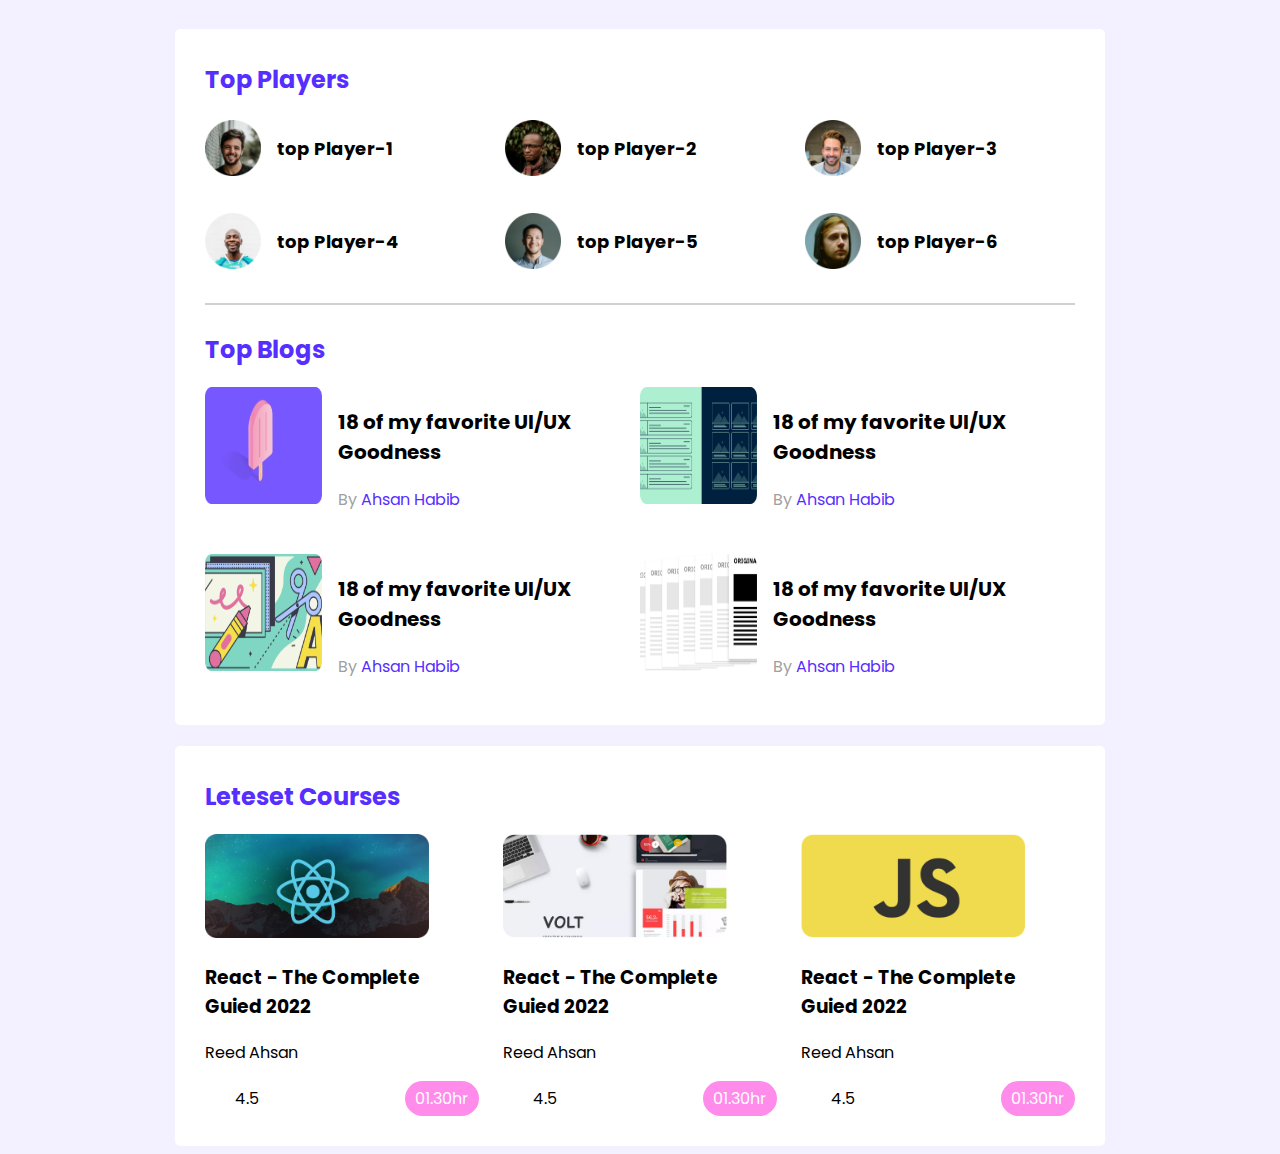
<file: index.html>
<!DOCTYPE html>
<html lang="en">
<head>
    <meta charset="UTF-8">
    <meta http-equiv="X-UA-Compatible" content="IE=edge">
    <meta name="viewport" content="width=device-width, initial-scale=1.0">
    <title>Responsive website</title>
     <!-- font-awesome cdn -->
     <link rel="stylesheet" href="https://pro.fontawesome.com/releases/v5.10.0/css/all.css" integrity="sha384-AYmEC3Yw5cVb3ZcuHtOA93w35dYTsvhLPVnYs9eStHfGJvOvKxVfELGroGkvsg+p" crossorigin="anonymous"/>
     <!-- css my -->
    <link rel="stylesheet" href="style.css">
   

</head>
<body>
    <!-- header start -->

    <header></header>

    <!-- header end -->
    <main>
        <!-- top players and top blogs -->
        <section class="container">
            <div class="top-players">
                <h2 class="section-title">Top Players</h2>
                <div class="players">
                    <!-- .player*6>img[src="images/players/player-$.png"]+h3{top Player-$}  -->
                    <div class="player">
                        <img src="images/players/player-1.png" alt="">
                        <h3 class="player-name">top Player-1</h3>
                    </div>
                    <div class="player">
                        <img src="images/players/player-2.png" alt="">
                        <h3 class="player-name">top Player-2</h3>
                    </div>
                    <div class="player">
                        <img src="images/players/player-3.png" alt="">
                        <h3 class="player-name">top Player-3</h3>
                    </div>
                    <div class="player">
                        <img src="images/players/player-4.png" alt="">
                        <h3 class="player-name">top Player-4</h3>
                    </div>
                    <div class="player">
                        <img src="images/players/player-5.png" alt="">
                        <h3 class="player-name">top Player-5</h3>
                    </div>
                    <div class="player">
                        <img src="images/players/player-6.png" alt="">
                        <h3 class="player-name">top Player-6</h3>
                    </div>              
                </div>
            </div>
            <hr>
            <div class="top-blogs">
                <h2 class="section-title">Top Blogs</h2>
                <div class="blogs">
                    <article class="blog">
                        <div class="thambnail">
                            <img src="/images/blogs/blog-1.png" alt="">
                        </div>
                        <div class="blog-info">
                            <h3 class="blog-title">18 of my favorite UI/UX Goodness</h3>
                            <p class="blog-author">By <a href="">Ahsan Habib</a></p>
                        </div>
                        
                    </article>
                    <article class="blog">
                        <div class="thambnail">
                            <img src="/images/blogs/blog-2.png" alt="">
                        </div>
                        <div class="blog-info">
                            <h3 class="blog-title">18 of my favorite UI/UX Goodness</h3>
                            <p class="blog-author">By <a href="">Ahsan Habib</a></p>
                        </div>
                        
                    </article>
                    <article class="blog">
                        <div class="thambnail">
                            <img src="/images/blogs/blog-3.png" alt="">
                        </div>
                        <div class="blog-info">
                            <h3 class="blog-title">18 of my favorite UI/UX Goodness</h3>
                            <p class="blog-author">By <a href="">Ahsan Habib</a></p>
                        </div>
                        
                    </article>
                    <article class="blog">
                        <div class="thambnail">
                            <img src="/images/blogs/blog-4.png" alt="">
                        </div>
                        <div class="blog-info">
                            <h3 class="blog-title">18 of my favorite UI/UX Goodness</h3>
                            <p class="blog-author">By <a href="">Ahsan Habib</a></p>
                        </div>
                        
                    </article>
                </div>
            </div>
        </section>
        <!-- Leteset courses -->
        <section class="container">
            <h2 class="section-title">Leteset Courses</h2>
            <div class="courses">
                <div class="course">
                    <div class="course-banner">
                        <img src="/images/courses/course-1.png" alt="">
                    </div>
                    <div class="course-detail">
                        <h3 class="course-title">React - The Complete Guied 2022</h3>
                        <p class="course-author">Reed Ahsan</p>
                        <div class="course-info">
                            <div>
                                <i class="fas fa-star filed"></i>
                                <i class="fas fa-star filed"></i>
                                <i class="fas fa-star filed"></i>
                                <i class="fas fa-star filed"></i>
                                <i class="fas fa-star empty"></i>
                                <span class="margin-dibo">4.5</span>
                            </div>
                          
                            <div class="course-duration">
                                <i class="far fa-clock"></i>
                                01.30hr
                            </div>
                        </div>
                    </div>
                </div>
                <div class="course">
                    <div class="course-banner">
                        <img src="/images/courses/course-2.png" alt="">
                    </div>
                    <div class="course-detail">
                        <h3 class="course-title">React - The Complete Guied 2022</h3>
                        <p class="course-author">Reed Ahsan</p>
                        <div class="course-info">
                            <div>
                                <i class="fas fa-star filed"></i>
                                <i class="fas fa-star filed"></i>
                                <i class="fas fa-star filed"></i>
                                <i class="fas fa-star filed"></i>
                                <i class="fas fa-star empty"></i>
                                <span class="margin-dibo">4.5</span>
                            </div>
                          
                            <div class="course-duration">
                                <i class="far fa-clock"></i>
                                01.30hr
                            </div>
                        </div>
                    </div>
                </div>
                <div class="course">
                    <div class="course-banner">
                        <img src="/images/courses/course-3.png" alt="">
                    </div>
                    <div class="course-detail">
                        <h3 class="course-title">React - The Complete Guied 2022</h3>
                        <p class="course-author">Reed Ahsan</p>
                        <div class="course-info">
                            <div>
                                <i class="fas fa-star filed"></i>
                                <i class="fas fa-star filed"></i>
                                <i class="fas fa-star filed"></i>
                                <i class="fas fa-star filed"></i>
                                <i class="fas fa-star empty"></i>
                                <span class="margin-dibo">4.5</span>
                            </div>
                          
                            <div class="course-duration">
                                <i class="far fa-clock"></i>
                                01.30hr
                            </div>
                        </div>
                    </div>
                </div>
            </div>
        </section>

    </main>
</body>
</html>
</file>
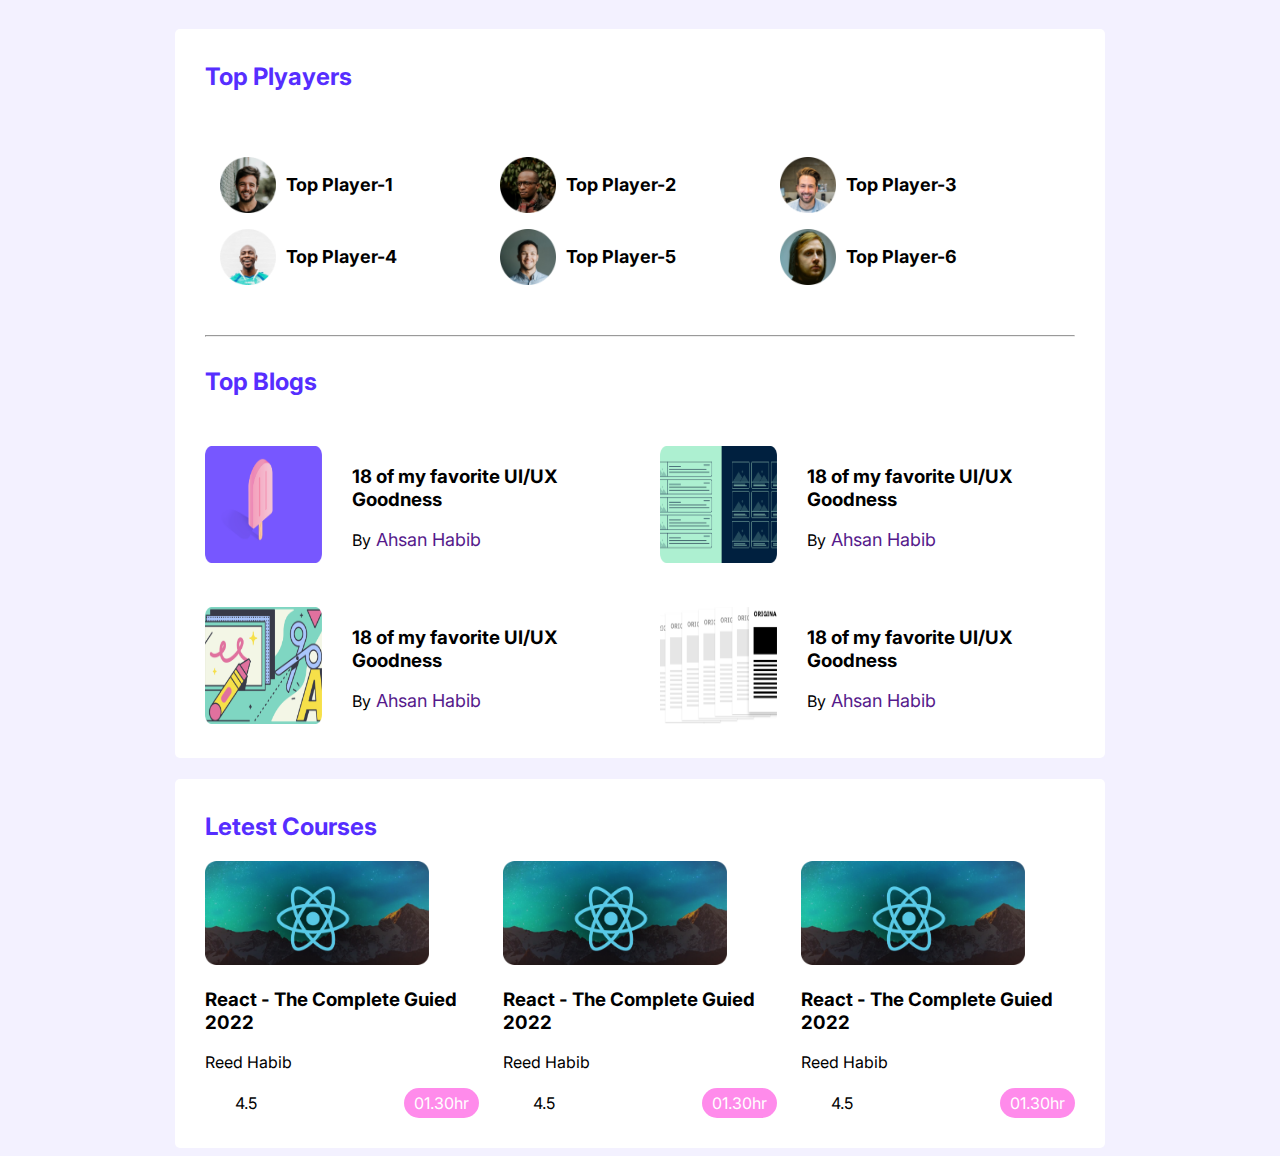
<file: practice.html>
<!DOCTYPE html>
<html lang="en">
<head>
    <meta charset="UTF-8">
    <meta http-equiv="X-UA-Compatible" content="IE=edge">
    <meta name="viewport" content="width=device-width, initial-scale=1.0">
    <title>Document</title>
    <!-- Font-awesome link cdn -->
    <link rel="stylesheet" href="https://pro.fontawesome.com/releases/v5.10.0/css/all.css" integrity="sha384-AYmEC3Yw5cVb3ZcuHtOA93w35dYTsvhLPVnYs9eStHfGJvOvKxVfELGroGkvsg+p" crossorigin="anonymous"/>
    <!-- my new css -->
    <link rel="stylesheet" href="practice.css">

</head>
<body>
    
    <!-- header start  -->
    <header></header>
    <!-- header end  -->
    <!--  main start  -->
    <main>
        <section class="container">
            <div class="top-players">
                <h2 class="section-title">Top Plyayers</h2>
            </div>
            <div class="players">
                <!-- .player*6>img[src="images/players/player-$.png"]+h3.player-name{Top Player-$} -->
                <div class="player">
                    <img src="images/players/player-1.png" alt="">
                    <h3 class="player-name">Top Player-1</h3>
                </div>
                <div class="player">
                    <img src="images/players/player-2.png" alt="">
                    <h3 class="player-name">Top Player-2</h3>
                </div>
                <div class="player">
                    <img src="images/players/player-3.png" alt="">
                    <h3 class="player-name">Top Player-3</h3>
                </div>
                <div class="player">
                    <img src="images/players/player-4.png" alt="">
                    <h3 class="player-name">Top Player-4</h3>
                </div>
                <div class="player">
                    <img src="images/players/player-5.png" alt="">
                    <h3 class="player-name">Top Player-5</h3>
                </div>
                <div class="player">
                    <img src="images/players/player-6.png" alt="">
                    <h3 class="player-name">Top Player-6</h3>
                </div>
            </div>
            <hr>
            <div class="top-blogs">
                <h2 class="section-title">Top Blogs</h2>
                <div class="blogs">

                    <article class="blog">
                        <div class="thambnail">
                            <img src="./images/blogs/blog-1.png" alt="">
                        </div>

                        <div class="blog-info">
                            <h3 class="blog-title">18 of my favorite UI/UX Goodness</h3>
                            <p class="blog-author">By<a href="">Ahsan Habib</a></p>
                        </div> 
                    </article>
                    <article class="blog">
                        <div class="thambnail">
                            <img src="./images/blogs/blog-2.png" alt="">
                        </div>

                        <div class="blog-info">
                            <h3 class="blog-title">18 of my favorite UI/UX Goodness</h3>
                            <p class="blog-author">By<a href="">Ahsan Habib</a></p>
                        </div> 
                    </article>
                    <article class="blog">
                        <div class="thambnail">
                            <img src="./images/blogs/blog-3.png" alt="">
                        </div>

                        <div class="blog-info">
                            <h3 class="blog-title">18 of my favorite UI/UX Goodness</h3>
                            <p class="blog-author">By<a href="">Ahsan Habib</a></p>
                        </div> 
                    </article>
                    <article class="blog">
                        <div class="thambnail">
                            <img src="./images/blogs/blog-4.png" alt="">
                        </div>

                        <div class="blog-info">
                            <h3 class="blog-title">18 of my favorite UI/UX Goodness</h3>
                            <p class="blog-author">By<a href="">Ahsan Habib</a></p>
                        </div> 
                    </article>

                </div>
            </div>
        </section>
        <section class="container">
            <h2 class="section-title">Letest Courses</h2>
            <div class="courses">
                <div class="course">
                    <div class="course-banner">
                        <img src="/images/courses/course-1.png" alt="">
                    </div>
                    <div class="course-detail">
                        <h3 class="course-title">React - The Complete Guied 2022</h3>
                        <p class="course-author">Reed Habib</p>
                        <div class="course-info">
                            <div>
                                <i class="fas fa-star filed"></i>
                                <i class="fas fa-star filed"></i>
                                <i class="fas fa-star filed"></i>
                                <i class="fas fa-star filed"></i>
                                <i class="fas fa-star empty"></i>
                                <span class="margin-dibo">4.5</span>
                                
                            </div>
                            <div class="course-duration">
                                <i class="fas fa-clock"></i>
                                01.30hr
                            </div>
                            
                        </div>
                    </div>
                </div>
                <div class="course">
                    <div class="course-banner">
                        <img src="/images/courses/course-1.png" alt="">
                    </div>
                    <div class="course-detail">
                        <h3 class="course-title">React - The Complete Guied 2022</h3>
                        <p class="course-author">Reed Habib</p>
                        <div class="course-info">
                            <div>
                                <i class="fas fa-star filed"></i>
                                <i class="fas fa-star filed"></i>
                                <i class="fas fa-star filed"></i>
                                <i class="fas fa-star filed"></i>
                                <i class="fas fa-star empty"></i>
                                <span class="margin-dibo">4.5</span>
                                
                            </div>
                            <div class="course-duration">
                                <i class="fas fa-clock"></i>
                                01.30hr
                            </div>
                            
                        </div>
                    </div>
                </div>
                <div class="course">
                    <div class="course-banner">
                        <img src="/images/courses/course-1.png" alt="">
                    </div>
                    <div class="course-detail">
                        <h3 class="course-title">React - The Complete Guied 2022</h3>
                        <p class="course-author">Reed Habib</p>
                        <div class="course-info">
                            <div>
                                <i class="fas fa-star filed"></i>
                                <i class="fas fa-star filed"></i>
                                <i class="fas fa-star filed"></i>
                                <i class="fas fa-star filed"></i>
                                <i class="fas fa-star empty"></i>
                                <span class="margin-dibo">4.5</span>
                                
                            </div>
                            <div class="course-duration">
                                <i class="fas fa-clock"></i>
                                01.30hr
                            </div>
                            
                        </div>
                    </div>
                </div>
            </div>
        </section>
    </main>
</body>
</html>
</file>
<file: style.css>
/* fonts */
@import url('https://fonts.googleapis.com/css2?family=Inter:wght@400;500;600;700;800;900&family=Lobster&family=Poppins:ital,wght@0,400;0,500;0,600;0,800;1,400;1,500;1,600;1,700&family=Rubik:ital,wght@0,400;0,500;0,600;0,700;0,800;1,400;1,500;1,600;1,700&family=Source+Sans+Pro:ital,wght@0,400;0,600;0,700;1,400;1,600;1,700&display=swap');

/* common style or utilitis */
body{
    font-family: 'Poppins', sans-serif;
    background-color: #f3f1ff;
}
main{
    display: flex;
    flex-direction: column;
    align-items: center;
}
.container{
    background-color: #ffffff;
    width: 870px;
    padding: 30px;
    margin-top: 21px;
    border-radius: 5px;
}
/* top players style */
.top-players{
    margin-bottom: 30px;
}
.section-title{
    color: #562eff;
    font-size: 24px;
    margin-top: 3px;
}
.players{
    display: grid;
    grid-template-columns: repeat(3, 1fr);
    grid-gap: 30px;
}
.player{
    display: flex;
    align-items: center;

}
.player img{
    width: 56px;
    height: 56px;
}
.player-name{
    margin-left: 16px;
    font-size: 18px;
}
hr{
    border: 1px solid#d1d1d1;
    margin-bottom: 27px;
}

/*--------------- 
top blogs styles 
-----------------*/
.blogs{
    display: grid;
    grid-template-columns: repeat(2, 1fr);
    grid-row-gap: 26px;
}
.blog{
    display: flex;
}
.blog img{
    height: 117px;
    width: 117px;
}
.blog-info{
    margin-left: 16px;
}
.blog-title{
    font-size: 20px;
}
.blog-author{
    color: #9f9f9f;
    font-size: 16px;
}
.blog-author a{
    text-decoration: none;
    font-size: 16px;
    color: #562eff;
}

/*-------------
 Courses style
 -------------- */
 .courses{
     display: grid;
     grid-template-columns: repeat(3, 1fr);
     grid-column-gap: 24px;
 }
 .course .course-banner img{
     width: 224px;
     height: 104px;
 }

 /*aki poriston a thakele kono gap hobe na
---------------------- */
.course-info{
    display: flex;
    align-items: center;
    justify-content: space-between;
}
.fa-stat{
    font-size: 12px;
}
.fa-star.filed{
color: #ffc014;
}
.fa-star.empty{
    color: #aeaeae;
}
.margin-dibo{
    margin-left: 30px;
}
.course-duration{
    background-color: rgba(255, 95, 228, 0.726);
    color: white;
    padding: 5px 10px;
    border-radius: 20px;
}
.fa-clock{
    color: #fc74c1;
}

/* -------------
    Media Quaris
-------------- */
@media only screen and (max-width:688px){
    .players, .blogs, .courses{
       
        grid-template-columns: repeat(1,1fr);
    }
    .player, .blog{
        flex-direction: column;
    }
    .container{
        width: 100%;
    }
    
    /* ---------------------
    Tablet Caption Responsive
    ------------------------- */
    @media only screen and (min-width:688px) and (max-width:992px){
        .container{
            width: 100%;
        }
        .players, .courses{
            grid-template-columns: repeat(2, 1fr);
        }
       
        .blogs{
            grid-template-columns: repeat(1, 1fr);
        }
       
        
    }
    
    
}
</file>
<file: practice.css>
/*---------------------------
 google font for all propartis
----------------------------- */
@import url('https://fonts.googleapis.com/css2?family=Inter:wght@400;500;600;700;800;900&family=Lobster&family=PT+Sans:wght@400;700&family=Poppins:ital,wght@0,400;0,500;0,600;0,800;1,400;1,500;1,600;1,700&family=Rubik:ital,wght@0,400;0,500;0,600;0,700;0,800;1,400;1,500;1,600;1,700&family=Source+Sans+Pro:ital,wght@0,400;0,600;0,700;1,400;1,600;1,700&display=swap');

/*-----------------------------------
all utilitis or commonm for my site 
-------------------------------------- */
body{
    font-family: 'Inter', sans-serif;
    background-color: #f3f1ff;
}
main{
    display: flex;
    flex-direction: column;
    align-items: center;
}
.container{
    background-color: #ffffff;
    width: 870px;
    padding: 30px;
    margin-top: 21px;
    border-radius: 5px;
}
/* ---------------------------
Top players style for me
--------------------------- */
.top-players{
    margin-bottom: 30px;
}
.section-title{
    color: #562eff;
    font-size: 24px;
    margin-top: 3px;
}
.players{
    display: grid;
    grid-template-columns: repeat(3, 1fr);
    margin: 50px 15px;
}
.player{
    margin-top: 15px;
    display: flex;
    align-items: center;
}
.player .player-name{
    margin-left: 10px;
    font-size: 18px;
}
.player img{
    width: 56px;
    height: 56px;
}
hr{
    margin-bottom: 30px;
}

/* =======================
top blog style for me 
=======================*/

.blogs{
    margin-top: 50px;
    display: grid;
    grid-template-columns: repeat(2, 1fr);
    grid-gap: 40px;

}
.blog{
    display: flex;
}
.blog img{
    width: 117px;
    height: 117px;
}
.blog-info{
    margin-left: 30px;
}
.blog-author a{
    text-decoration: none;
    font-size: 18px;
    margin-left: 5px;
}

/* ==============================
this is courses section for css 
=============================== */
.courses{
    display: grid;
    grid-template-columns: repeat(3, 1fr);
    grid-column-gap: 24px;
}

.course-info{
    display:flex;
    align-items: center;
    justify-content: space-between;
}
.course .course-banner img{
    width: 224px;
    height: 104px;
}
.fa-stat{
    font-size: 12px;
}
.fa-star.filed{
    color: #ffc014;
}
.fa-star.empty{
    color: #dad3d3;
}
.margin-dibo{
    margin-left: 30px;
}
.course-duration{
    background-color: rgba(255, 95, 228, 0.726);
    color: white;
    padding: 5px 10px;
    border-radius: 20px;
}
.fa-clock{
    color: #fc74c1;
}

/* ===========================================
  Risponsive for my new practice websites 
=========================================== */
@media only screen and (max-width:688px) {
    .players, .blogs, .courses{
       
        grid-template-columns: repeat(1,1fr);
    }
    .player, .blog{
        flex-direction: column;
    }
    .container{
        width: 100%;
    }
    
}
@media only screen and (min-width:688px) and (max-width:992px){
    .container{
        width: 100%;
    }
    .players, .courses{
        grid-template-columns: repeat(2, 1fr);
    }
   
    .blogs{
        grid-template-columns: repeat(1, 1fr);
    }
   
    
}
</file>
